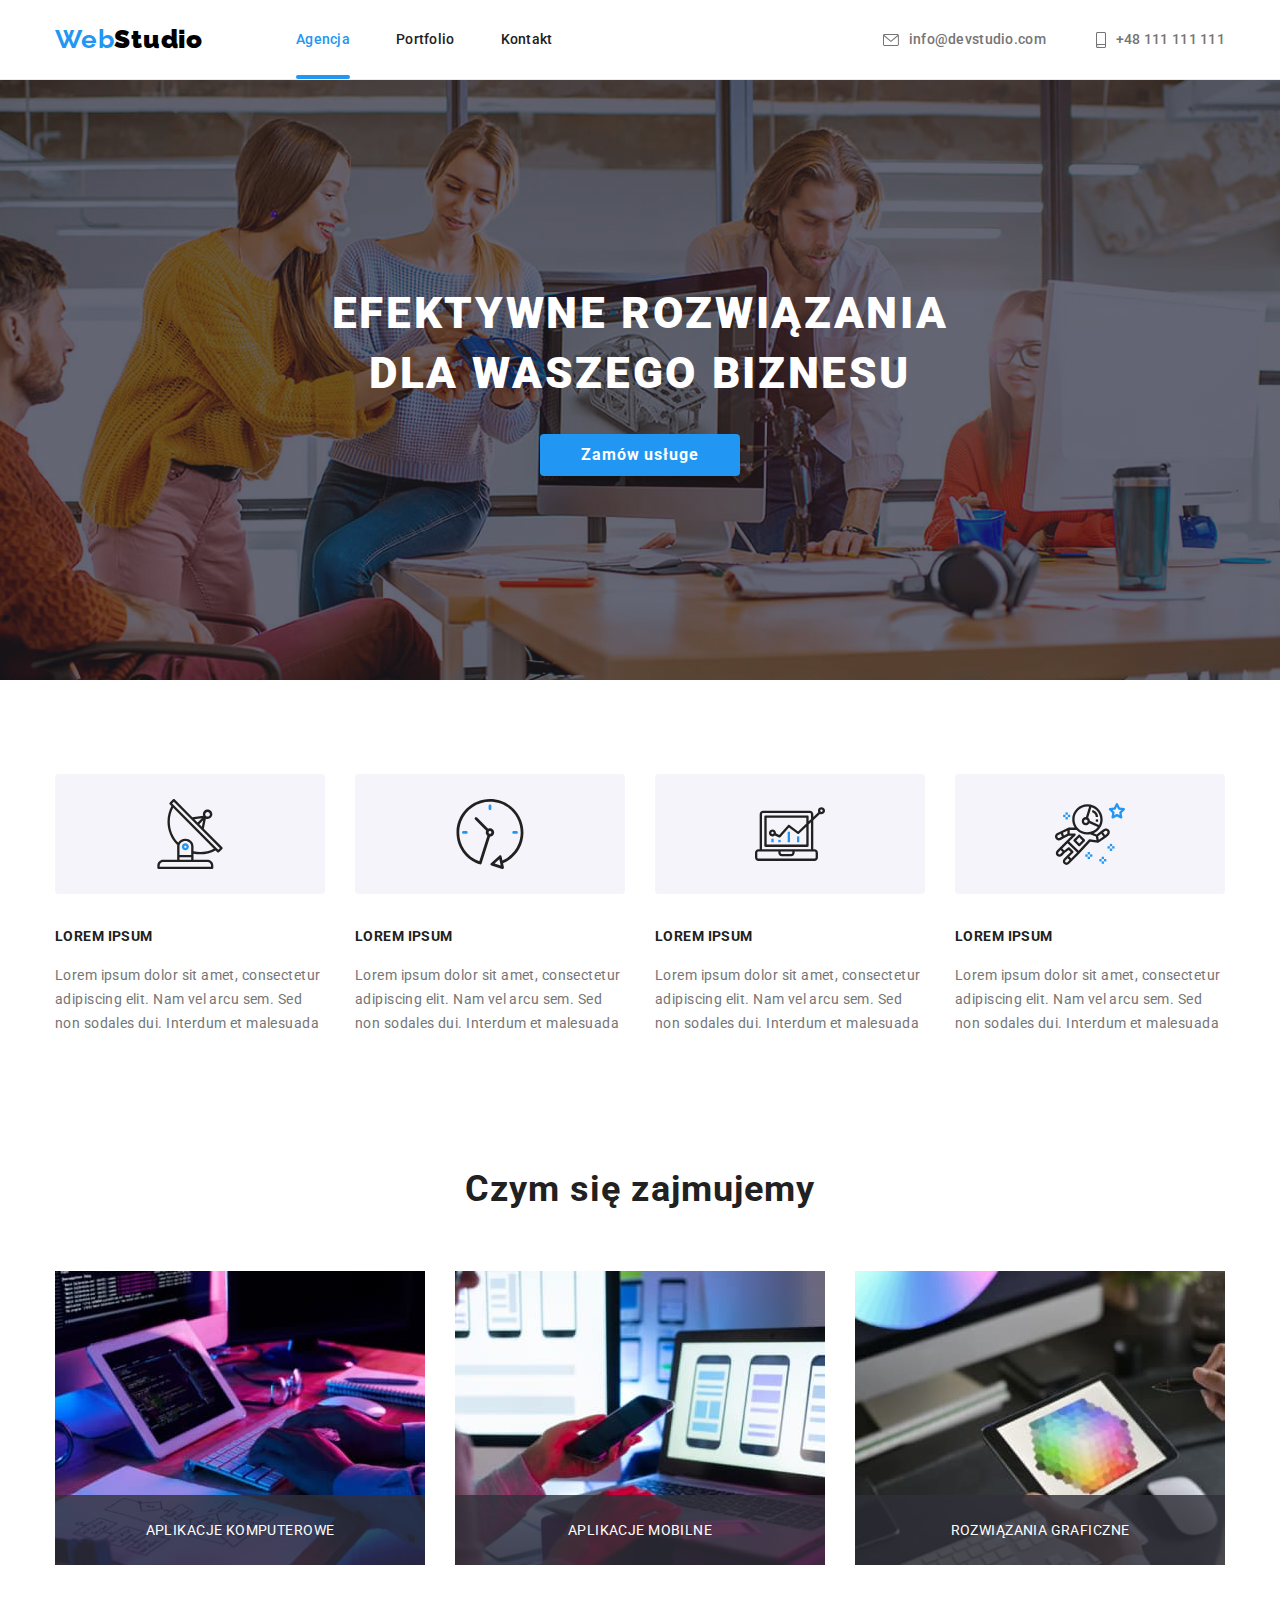
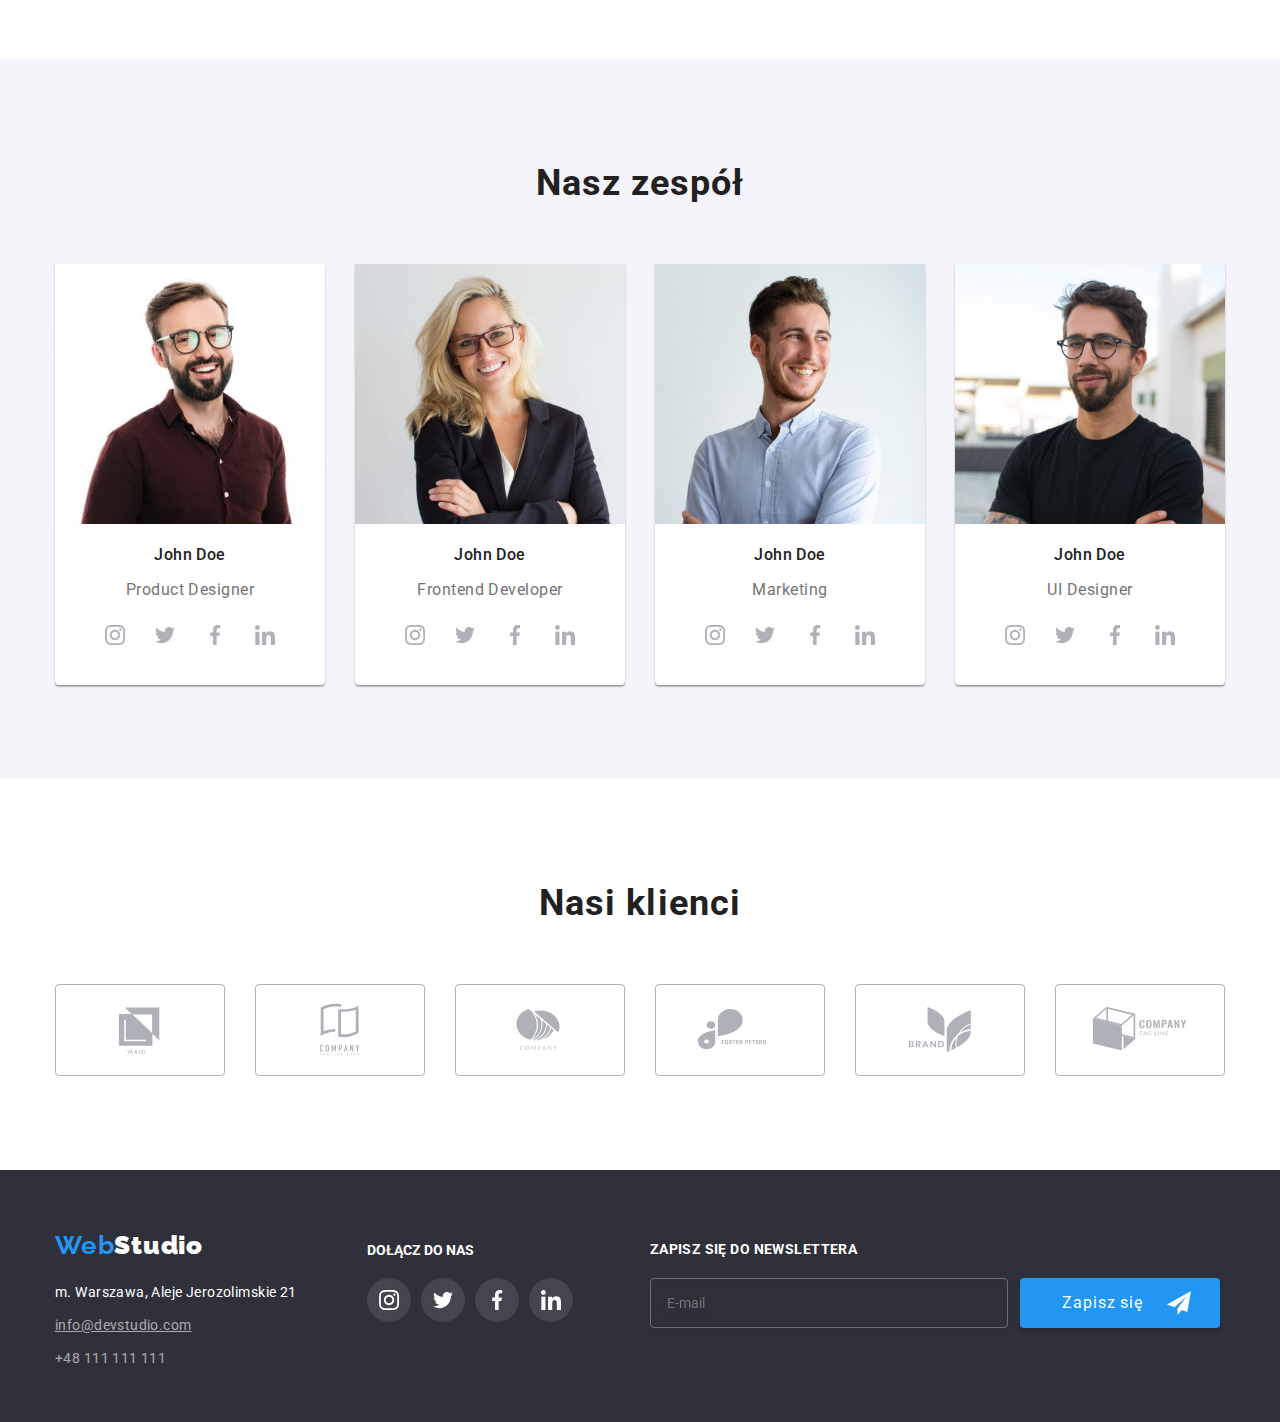
<file: index.html>
<!DOCTYPE html>
<html lang="pl">

<head>
    <title>WebStudio. Efektywne rozwiązania dla waszego biznesu.</title>
    <link rel="stylesheet"
        href="https://cdnjs.cloudflare.com/ajax/libs/modern-normalize/1.0.0/modern-normalize.min.css" />
    <link rel="preconnect" href="https://fonts.googleapis.com">
    <link rel="preconnect" href="https://fonts.gstatic.com" crossorigin>
    <link
        href="https://fonts.googleapis.com/css2?family=Raleway:wght@700&family=Roboto:wght@400;500;700;900&display=swap"
        rel="stylesheet">
    <link rel="stylesheet" href="./css/styles.css">
</head>

<body>
    <header class="header">
        <div class="container top">
            <div class="logo-nav">
                <div class="logo"><span>
                        <a href="./index.html" class="link">Web<b>Studio</b></a></span>
                </div>
                <nav class="navigation">
                    <ul>
                        <li><a class="main-link" href="./index.html" class="link">Agencja</a></li>
                        <li><a href="./prtfolio.html" class="link">Portfolio</a></li>
                        <li><a href="./kontakt" class="link">Kontakt</a></li>
                    </ul>
                </nav>
            </div>
            <div class="contact-header">
                <ul>
                    <li>
                        <svg class="icon-envelope" width="16" height="12">
                            <use href="./images/icon.svg#icon-envelope"></use>
                        </svg>
                        <a href="mailto:info@devstudio.com">info@devstudio.com</a>
                    </li>
                    <li>
                        <svg class="icon-smartphone" width="10" height="16">
                            <use href="./images/icon.svg#icon-smartphone"></use>
                        </svg>
                        <a href="tel:+48111111111">+48 111 111 111</a>
                    </li>
                </ul>
            </div>
        </div>
    </header>
    <main>
        <section class="main-message section">
            <div class="container">
                <h1>EFEKTYWNE ROZWIĄZANIA DLA WASZEGO BIZNESU </h1>
                <button class="button" type="button" data-modal-open>Zamów usługe</button>
                <div class="backdrop is-hidden" data-modal>
                    <div class="modal">
                        <button data-modal-close>
                            <span>
                                <svg class="icon-Vector" width="11" height="11">
                                    <use href="./images/icon.svg#icon-Vector"></use>
                                </svg>
                            </span>
                        </button>
                        <form class="form">
                            <div class="form-group" role="group" aria-labelledby="form-head">
                                <p class="form-head" id="form-head">Zostaw swoje dane w formularzu poniżej</p>
                                <div class="div">
                                    <label class="label" for="username">Imie</label>
                                    <svg class="icon icon-person-black" width="18" height="18">
                                        <use href="images/icon.svg#icon-person-black"></use>
                                    </svg>
                                    <input class="input" type="text" name="username" />
                                </div>
                                <div class="div">
                                    <label class="label" for="phone-number">Telefon</label>
                                    <svg class="icon icon-phone-black" width="18" height="18">
                                        <use href="images/icon.svg#icon-phone-black"></use>
                                    </svg>
                                    <input class="input" type="text" name="phone-number" />
                                </div>
                                <div class="div">
                                    <label class="label" for="email">Email</label>
                                    <svg class="icon icon-email-black" width="18" height="18">
                                        <use href="images/icon.svg#icon-email-black"></use>
                                    </svg>
                                    <input class="input" type="email" name="email" id="email" />
                                </div>
                                <div class="div comment">
                                    <label class="label" for="comment">Komentarz</label>
                                    <textarea class="textarea" name="comment" id="comment"
                                        placeholder="Wprowadź tekst"></textarea>
                                </div>
                                <div class="checkbox-area">
                                    <label class="legal-checkbox" for="checkbox">
                                        <input class="checkbox" type="checkbox" name="legal" id="checkbox">
                                        <span class="checkbox-span" id="legal">
                                            <svg>
                                                <use href="./images/icon.svg#icon-icon-check" width="11" height="8">
                                                </use>
                                            </svg></span>
                                        Oświadczam iż akceptuję
                                        <a href="#">Regulamin</a> i
                                        <a href="#">Politykę Prywatności</a>.
                                    </label>
                                </div>
                                <button class="submit-button" type="submit">Wśylij</button>
                            </div>
                        </form>
                    </div>
                </div>
            </div>
        </section>
        <section class="section atuty">
            <div class="icons-atuty container">
                <div class="rectangle">
                    <svg class="icon-antenna" width="70" height="70">
                        <use href="./images/icon.svg#icon-antenna"></use>
                    </svg>
                </div>
                <div class="rectangle">
                    <svg class="icon-clock" width="70" height="70">
                        <use href="./images/icon.svg#icon-clock"></use>
                    </svg>
                </div>
                <div class="rectangle">
                    <svg class="icon-diagram" width="70" height="70">
                        <use href="./images/icon.svg#icon-diagram"></use>
                    </svg>
                </div>
                <div class="rectangle">
                    <svg class="icon-astronaut" width="70" height="70">
                        <use href="./images/icon.svg#icon-astronaut"></use>
                    </svg>
                </div>
            </div>
            <div class="text container">
                <ul>
                    <li class="item">
                        <h4>LOREM IPSUM</h4>
                        <p>Lorem ipsum dolor sit amet, consectetur adipiscing elit. Nam vel arcu sem. Sed non sodales
                            dui. Interdum et malesuada
                        <p>
                    </li>
                    <li class="item">
                        <h4>LOREM IPSUM</h4>
                        <p>Lorem ipsum dolor sit amet, consectetur adipiscing elit. Nam vel arcu sem. Sed non sodales
                            dui. Interdum et malesuada
                        <p>
                    </li>
                    <li class="item">
                        <h4>LOREM IPSUM</h4>
                        <p>Lorem ipsum dolor sit amet, consectetur adipiscing elit. Nam vel arcu sem. Sed non sodales
                            dui. Interdum et malesuada
                        <p>
                    </li>
                    <li class="item">
                        <h4>LOREM IPSUM</h4>
                        <p>Lorem ipsum dolor sit amet, consectetur adipiscing elit. Nam vel arcu sem. Sed non sodales
                            dui. Interdum et malesuada
                        <p>
                    </li>
                </ul>
            </div>
        </section>
        <section class="pictures section">
            <h2>Czym się zajmujemy</h2>
            <div class="container">
                <ul class="pictures-index">
                    <li>
                        <div class="box-img">
                            <img src="./images/index/programer-working.jpg" alt="Programer working his desk office"
                                width="370" height="294" />
                            <div class="label">
                                <p>Aplikacje komputerowe</p>
                            </div>
                        </div>
                    </li>
                    <li>
                        <div class="box-img">
                            <img src="./images/index/developing-application.jpg"
                                alt="Web ui designers are developing application" width="370" height="294" />
                            <div class="label">
                                <p>Aplikacje mobilne</p>
                            </div>
                        </div>
                    </li>
                    <li>
                        <div class="box-img">
                            <img src="./images/index/colour-selection.jpg"
                                alt="Creative artist web design with working colour selection graphic tablet"
                                width="370" height="294" />
                            <div class="label">
                                <p>Rozwiązania graficzne</p>
                            </div>
                        </div>
                    </li>
                </ul>
            </div>
        </section>
        <section class="team section">
            <h2>Nasz zespół</h2>
            <div class="container">
                <ul>
                    <li><img src="./images/index/product-designer.jpg" alt="John Doe.Product Designer" width="270"
                            height="260" />
                        <h3>John Doe</h3>
                        <p>Product Designer</p>
                        <div class="social-media">
                            <div class="ellipse">
                                <svg class="icon-instagram" width="20" height="20">
                                    <use href="./images/icon.svg#icon-instagram"></use>
                                </svg>
                            </div>
                            <div class="ellipse">
                                <svg class="icon-twitter" width="20" height="20">
                                    <use href="./images/icon.svg#icon-twitter"></use>
                                </svg>
                            </div>
                            <div class="ellipse">
                                <svg class="icon-facebook" width="20" height="20">
                                    <use href="./images/icon.svg#icon-facebook"></use>
                                </svg>
                            </div>
                            <div class="ellipse">
                                <svg class="icon-linkedin" width="20" height="20">
                                    <use href="./images/icon.svg#icon-linkedin"></use>
                                </svg>
                            </div>
                        </div>
                    </li>
                    <li><img src="./images/index/frontend-developer.jpg" alt="John Doe.Frontend Developer" width="270"
                            height="260" />
                        <h3>John Doe</h3>
                        <p>Frontend Developer</p>
                        <div class="social-media">
                            <div class="ellipse">
                                <svg class="icon-instagram" width="20" height="20">
                                    <use href="./images/icon.svg#icon-instagram"></use>
                                </svg>
                            </div>
                            <div class="ellipse">
                                <svg class="icon-twitter" width="20" height="20">
                                    <use href="./images/icon.svg#icon-twitter"></use>
                                </svg>
                            </div>
                            <div class="ellipse">
                                <svg class="icon-facebook" width="20" height="20">
                                    <use href="./images/icon.svg#icon-facebook"></use>
                                </svg>
                            </div>
                            <div class="ellipse">
                                <svg class="icon-linkedin" width="20" height="20">
                                    <use href="./images/icon.svg#icon-linkedin"></use>
                                </svg>
                            </div>
                        </div>
                    </li>
                    <li><img src="./images/index/marketing.jpg" alt="John Doe.Marketing" width="270" height="260" />
                        <h3>John Doe</h3>
                        <p>Marketing</p>
                        <div class="social-media">
                            <div class="ellipse">
                                <svg class="icon-instagram" width="20" height="20">
                                    <use href="./images/icon.svg#icon-instagram"></use>
                                </svg>
                            </div>
                            <div class="ellipse">
                                <svg class="icon-twitter" width="20" height="20">
                                    <use href="./images/icon.svg#icon-twitter"></use>
                                </svg>
                            </div>
                            <div class="ellipse">
                                <svg class="icon-facebook" width="20" height="20">
                                    <use href="./images/icon.svg#icon-facebook"></use>
                                </svg>
                            </div>
                            <div class="ellipse">
                                <svg class="icon-linkedin" width="20" height="20">
                                    <use href="./images/icon.svg#icon-linkedin"></use>
                                </svg>
                            </div>
                        </div>
                    </li>
                    <li><img src="./images/index/ul-designer.jpg" alt="John Doe.UI Designer" width="270" height="260" />
                        <h3>John Doe</h3>
                        <p>UI Designer</p>
                        <div class="social-media">
                            <div class="ellipse">
                                <svg class="icon-instagram" width="20" height="20">
                                    <use href="./images/icon.svg#icon-instagram"></use>
                                </svg>
                            </div>
                            <div class="ellipse">
                                <svg class="icon-twitter" width="20" height="20">
                                    <use href="./images/icon.svg#icon-twitter"></use>
                                </svg>
                            </div>
                            <div class="ellipse">
                                <svg class="icon-facebook" width="20" height="20">
                                    <use href="./images/icon.svg#icon-facebook"></use>
                                </svg>
                            </div>
                            <div class="ellipse">
                                <svg class="icon-linkedin" width="20" height="20">
                                    <use href="./images/icon.svg#icon-linkedin"></use>
                                </svg>
                            </div>
                        </div>
                    </li>
                </ul>
            </div>
        </section>
        <section class="client section">
            <h2>Nasi klienci</h2>
            <div class="container">
                <div class="rectangle">
                    <svg class="icon-Logo-1" width="106" height="60.04">
                        <use href="./images/icon.svg#icon-Logo-1"></use>
                    </svg>
                </div>
                <div class="rectangle">
                    <svg class="icon-Logo-2" width="106" height="60.04">
                        <use href="./images/icon.svg#icon-Logo-2"></use>
                    </svg>
                </div>
                <div class="rectangle">
                    <svg class="icon-Logo-3" width="106" height="60.04">
                        <use href="./images/icon.svg#icon-Logo-3"></use>
                    </svg>
                </div>
                <div class="rectangle">
                    <svg class="icon-Logo-4" width="106" height="60.04">
                        <use href="./images/icon.svg#icon-Logo-4"></use>
                    </svg>
                </div>
                <div class="rectangle">
                    <svg class="icon-Logo-5" width="106" height="60.04">
                        <use href="./images/icon.svg#icon-Logo-5"></use>
                    </svg>
                </div>
                <div class="rectangle">
                    <svg class="icon-Logo-6" width="106" height="60.04">
                        <use href="./images/icon.svg#icon-Logo-6"></use>
                    </svg>
                </div>
            </div>
        </section>
    </main>
    <footer class="footer">
        <div class="container">
            <div class="footer-address">
                <div class="logo-footer">
                    <span>
                        <a href="#" class="link">Web<b>Studio</b></a>
                    </span>
                </div>
                <address class="address">
                    <ul>
                        <li class="location">m. Warszawa, Aleje Jerozolimskie 21</li>
                        <li><a class="mailto" href="mailto:info@devstudio.com">info@devstudio.com</a></li>
                        <li><a class="tel" href="tel:+48111111111">+48 111 111 111</a></li>

                    </ul>
                </address>
            </div>
            <div class="join-us">
                <p>dołącz do nas</p>
                <div class="sm-footer">
                    <div class="ellipse">
                        <svg class="icon-instagram" width="20" height="20">
                            <use href="./images/icon.svg#icon-instagram"></use>
                        </svg>
                    </div>
                    <div class="ellipse">
                        <svg class="icon-twitter" width="20" height="20">
                            <use href="./images/icon.svg#icon-twitter"></use>
                        </svg>
                    </div>
                    <div class="ellipse">
                        <svg class="icon-facebook" width="20" height="20">
                            <use href="./images/icon.svg#icon-facebook"></use>
                        </svg>
                    </div>
                    <div class="ellipse">
                        <svg class="icon-linkedin" width="20" height="20">
                            <use href="./images/icon.svg#icon-linkedin"></use>
                        </svg>
                    </div>
                </div>
            </div>
            <div class="newsletter" name="newsletter" id="newsletter">
                <label class="nl-label" for="nl-email">Zapisz się do newslettera
                    <div class="nl-input-btn">
                        <input type="email" name="email" id="nl-email" placeholder="E-mail" />
                        <button type="button"  class="nl-button">
                            <div>Zapisz się</div>
                            <svg>
                                <use href="./images/icon.svg#icon-send" width="24" height="24"></use>
                            </svg>
                        </button>
                    </div>
                </label>
            </div>
        </div>
    </footer>
    <script src="./js/modal.js"></script>
</body>
</html>
</file>
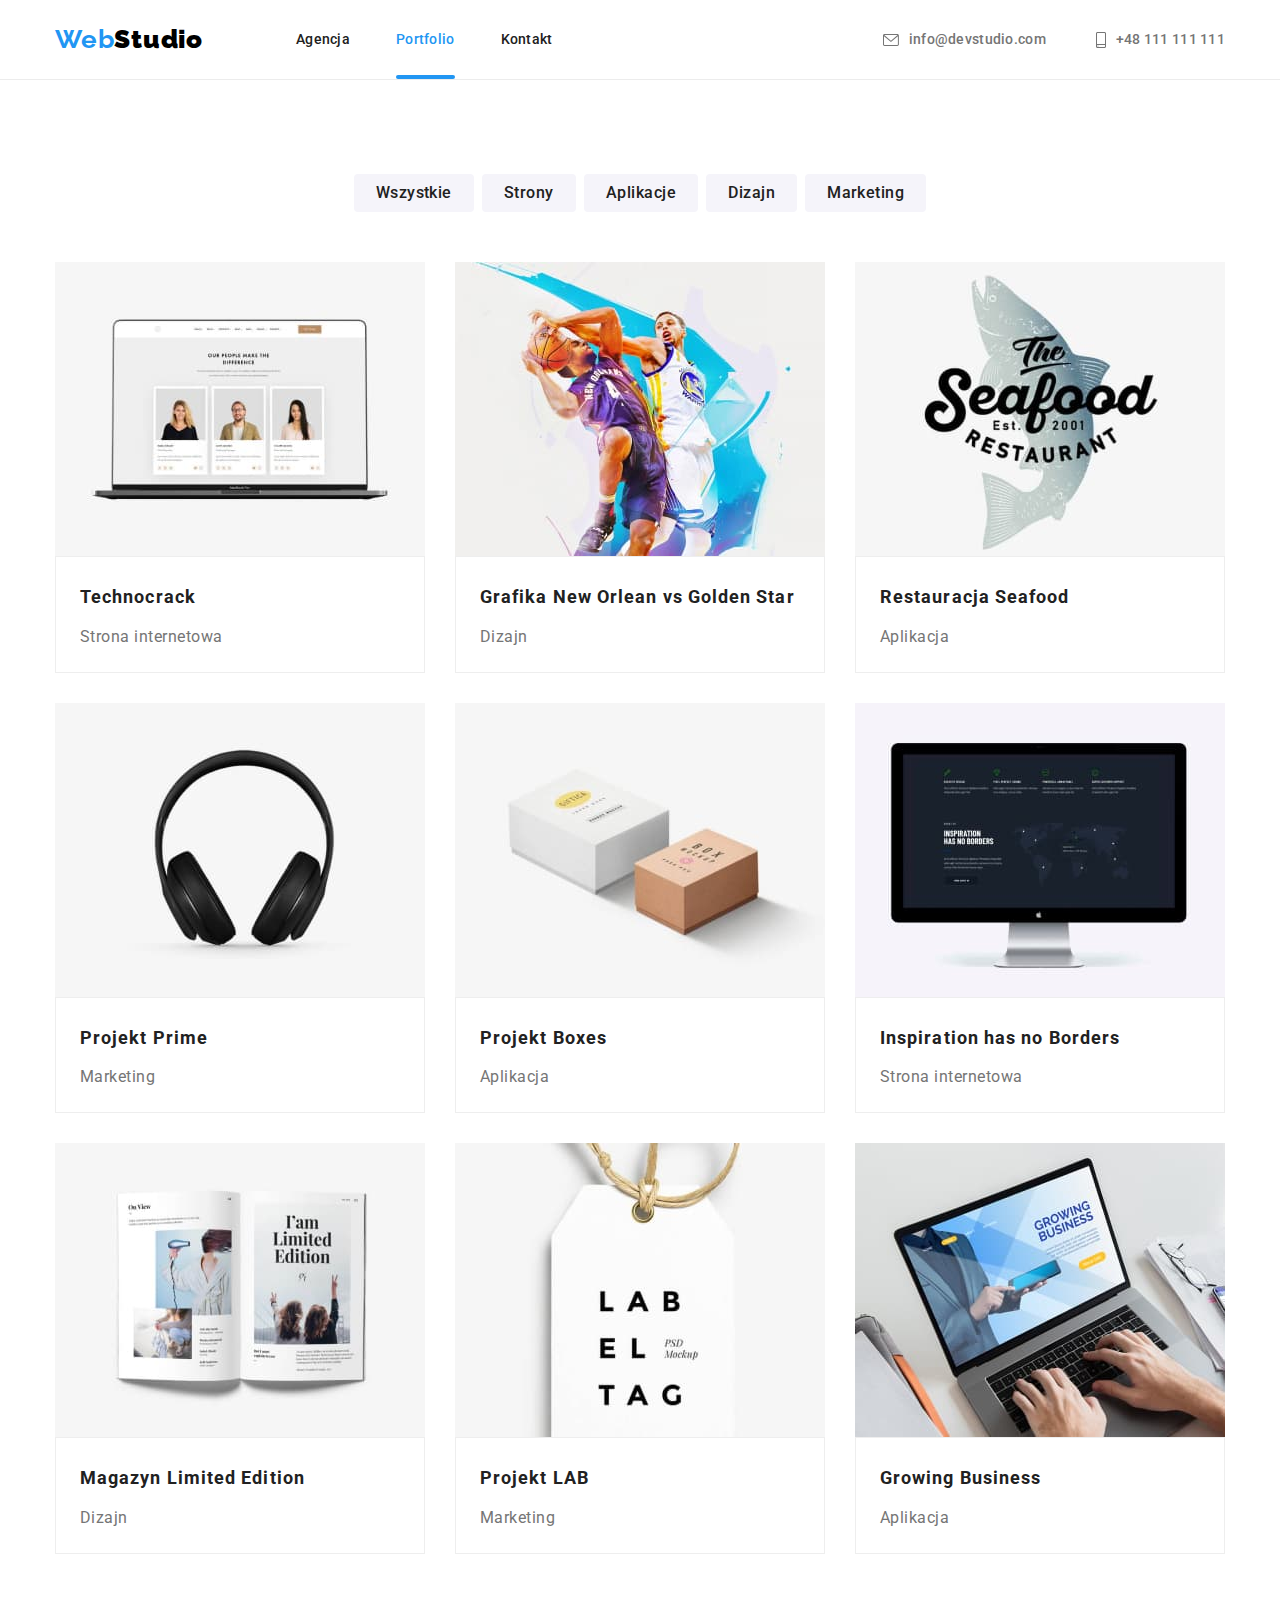
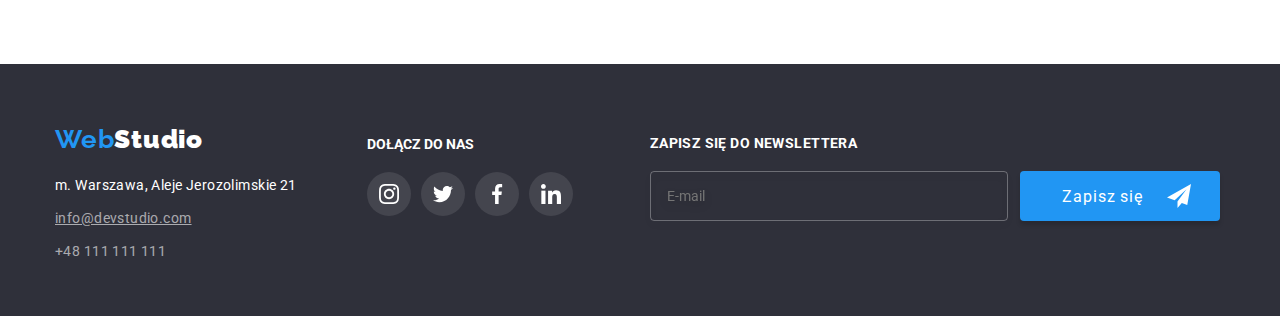
<file: prtfolio.html>
<!DOCTYPE html>
<html lang="en">

<head>
    <meta charset="UTF-8">
    <meta http-equiv="X-UA-Compatible" content="IE=edge">
    <meta name="viewport" content="width=device-width, initial-scale=1.0">
    <title>WebStudio. Portfolio.</title>
    <link rel="stylesheet"
        href="https://cdnjs.cloudflare.com/ajax/libs/modern-normalize/1.0.0/modern-normalize.min.css" />
    <link rel="preconnect" href="https://fonts.googleapis.com">
    <link rel="preconnect" href="https://fonts.gstatic.com" crossorigin>
    <link
        href="https://fonts.googleapis.com/css2?family=Raleway:wght@700&family=Roboto:wght@400;500;700;900&display=swap"
        rel="stylesheet">
    <link rel="stylesheet" href="./css/styles.css">

<body>
    <header class="header">
        <div class="container top">
            <div class="logo-nav">
                <div class="logo"><span>
                        <a href="./index.html" class="link">Web<b>Studio</b></a>
                    </span>
                </div>
                <nav class="navigation">
                    <ul>
                        <li><a href="./index.html" class="link">Agencja</a></li>
                        <li><a class="main-link" href="./prtfolio.html" class="link">Portfolio</a></li>
                        <li><a href="./kontakt" class="link">Kontakt</a></li>
                    </ul>
                </nav>
            </div>
            <div class="contact-header">
                <ul>
                    <li>
                        <svg class="icon-envelope" width="16" height="12">
                            <use href="./images/icon.svg#icon-envelope"></use>
                        </svg>
                        <a href="mailto:info@devstudio.com">info@devstudio.com</a>
                    </li>
                    <li>
                        <svg class="icon-smartphone" width="10" height="16">
                            <use href="./images/icon.svg#icon-smartphone"></use>
                        </svg>
                        <a href="tel:+48111111111">+48 111 111 111</a>
                    </li>
                </ul>
            </div>
        </div>
    </header>
    <main>
        <section class="main-part section">
            <div class="container filters">
                <ul>
                    <li><button class="button" type="button">Wszystkie</button></li>
                    <li><button class="button" type="button">Strony</button></li>
                    <li><button class="button" type="button">Aplikacje</button></li>
                    <li><button class="button" type="button">Dizajn</button></li>
                    <li><button class="button" type="button">Marketing</button></li>
                </ul>
            </div>
            <div class="container projects">
                <ul>
                    <li>
                        <div class="box">
                            <img src="./images/portfolio/technocrack.jpg" alt="Technocrack. Strona internetowa"
                                width="370" height="294" />
                            <div class="overlay">
                                <p>Technocrack jest popularną platformą wykorzystywaną do rozpowszechniania
                                    koronawirusa. Firmy wykorzystują tę platformę do celów szpiegowskich i ataków na
                                    niezabezpieczone serwery konkurencji</p>
                            </div>
                        </div>
                        <div class="img-title">
                            <h3>Technocrack</h3>
                            <p class="poject-type">Strona internetowa</p>
                        </div>
                    </li>
                    <li>
                        <div class="box">
                            <img src="./images/portfolio/new-orlean-vs-golden-star.jpg"
                                alt="Grafika New Orlean vs Golden Star. Dizajn" width="370" height="294" />
                            <div class="overlay">
                                <p>Technocrack jest popularną platformą wykorzystywaną do rozpowszechniania
                                    koronawirusa. Firmy wykorzystują tę platformę do celów szpiegowskich i ataków na
                                    niezabezpieczone serwery konkurencji</p>
                            </div>
                        </div>
                        <div class="img-title">
                            <h3>Grafika New Orlean vs Golden Star</h3>
                            <p class="poject-type">Dizajn</p>
                        </div>
                    </li>
                    <li>
                        <div class="box">
                            <img src="./images/portfolio/restauracja.jpg" alt="Restauracja Seafood. Aplikacja"
                                width="370" height="294" />
                            <div class="overlay">
                                <p>Technocrack jest popularną platformą wykorzystywaną do rozpowszechniania
                                    koronawirusa. Firmy wykorzystują tę platformę do celów szpiegowskich i ataków na
                                    niezabezpieczone serwery konkurencji</p>
                            </div>
                        </div>
                        <div class="img-title">
                            <h3>Restauracja Seafood</h3>
                            <p class="poject-type">Aplikacja</p>
                        </div>
                    </li>
                    <li>
                        <div class="box">
                            <img src="./images/portfolio/prime.jpg" alt="Projekt Prime. Marketing" width="370"
                                height="294" />
                            <div class="overlay">
                                <p>Technocrack jest popularną platformą wykorzystywaną do rozpowszechniania
                                    koronawirusa. Firmy wykorzystują tę platformę do celów szpiegowskich i ataków na
                                    niezabezpieczone serwery konkurencji</p>
                            </div>
                        </div>
                        <div class="img-title">
                            <h3>Projekt Prime</h3>
                            <p class="poject-type">Marketing</p>
                        </div>
                    </li>
                    <li>
                        <div class="box">
                            <img src="./images/portfolio/boxes.jpg" alt="Projekt Boxes. Aplikacja" width="370"
                                height="294" />
                            <div class="overlay">
                                <p>Technocrack jest popularną platformą wykorzystywaną do rozpowszechniania
                                    koronawirusa. Firmy wykorzystują tę platformę do celów szpiegowskich i ataków na
                                    niezabezpieczone serwery konkurencji</p>
                            </div>
                        </div>
                        <div class="img-title">
                            <h3>Projekt Boxes</h3>
                            <p class="poject-type">Aplikacja</p>
                        </div>
                    </li>
                    <li>
                        <div class="box">
                            <img src="./images/portfolio/inspiration-no-border.jpg"
                                alt="Inspiration has no Borders. Strona internetowa" width="370" height="294" />
                            <div class="overlay">
                                <p>Technocrack jest popularną platformą wykorzystywaną do rozpowszechniania
                                    koronawirusa. Firmy wykorzystują tę platformę do celów szpiegowskich i ataków na
                                    niezabezpieczone serwery konkurencji</p>
                            </div>
                        </div>
                        <div class="img-title">
                            <h3>Inspiration has no Borders</h3>
                            <p class="poject-type">Strona internetowa</p>
                        </div>
                    </li>
                    <li>
                        <div class="box">
                            <img src="./images/portfolio/magazyn.jpg" alt="Magazyn Limited Edition. Dizajn" width="370"
                                height="294" />
                            <div class="overlay">
                                <p>Technocrack jest popularną platformą wykorzystywaną do rozpowszechniania
                                    koronawirusa. Firmy wykorzystują tę platformę do celów szpiegowskich i ataków na
                                    niezabezpieczone serwery konkurencji</p>
                            </div>
                        </div>
                        <div class="img-title">
                            <h3>Magazyn Limited Edition</h3>
                            <p class="poject-type">Dizajn</p>
                        </div>
                    </li>
                    <li>
                        <div class="box">
                            <img src="./images/portfolio/lab.jpg" alt="Projekt LAB. Marketing" width="370"
                                height="294" />
                            <div class="overlay">
                                <p>Technocrack jest popularną platformą wykorzystywaną do rozpowszechniania
                                    koronawirusa. Firmy wykorzystują tę platformę do celów szpiegowskich i ataków na
                                    niezabezpieczone serwery konkurencji</p>
                            </div>
                        </div>
                        <div class="img-title">
                            <h3>Projekt LAB</h3>
                            <p class="poject-type">Marketing</p>
                        </div>
                    </li>
                    <li>
                        <div class="box">
                            <img src="./images/portfolio/growing-business.jpg" alt="Growing Business. Aplikacja"
                                width="370" height="294" />
                            <div class="overlay">
                                <p>Technocrack jest popularną platformą wykorzystywaną do rozpowszechniania
                                    koronawirusa. Firmy wykorzystują tę platformę do celów szpiegowskich i ataków na
                                    niezabezpieczone serwery konkurencji</p>
                            </div>
                        </div>
                        <div class="img-title">
                            <h3>Growing Business</h3>
                            <p class="poject-type">Aplikacja</p>
                        </div>
                    </li>

                </ul>
            </div>
        </section>
    </main>
    <footer class="footer">
        <div class="container">
            <div class="footer-address">
                <div class="logo-footer">
                    <span>
                        <a href="#" class="link">Web<b>Studio</b></a>
                    </span>
                </div>
                <address class="address">
                    <ul>
                        <li class="location">m. Warszawa, Aleje Jerozolimskie 21</li>
                        <li><a class="mailto" href="mailto:info@devstudio.com">info@devstudio.com</a></li>
                        <li><a class="tel" href="tel:+48111111111">+48 111 111 111</a></li>

                    </ul>
                </address>
            </div>
            <div class="join-us">
                <p>dołącz do nas</p>
                <div class="sm-footer">
                    <div class="ellipse">
                        <svg class="icon-instagram" width="20" height="20">
                            <use href="./images/icon.svg#icon-instagram"></use>
                        </svg>
                    </div>
                    <div class="ellipse">
                        <svg class="icon-twitter" width="20" height="20">
                            <use href="./images/icon.svg#icon-twitter"></use>
                        </svg>
                    </div>
                    <div class="ellipse">
                        <svg class="icon-facebook" width="20" height="20">
                            <use href="./images/icon.svg#icon-facebook"></use>
                        </svg>
                    </div>
                    <div class="ellipse">
                        <svg class="icon-linkedin" width="20" height="20">
                            <use href="./images/icon.svg#icon-linkedin"></use>
                        </svg>
                    </div>
                </div>
            </div>
            <fieldset class="newsletter" name="newsletter" id="newsletter">
                <label class="nl-label" for="nl-email">Zapisz się do newslettera
                    <div class="nl-input-btn">
                        <input type="email" name="email" id="nl-email" placeholder="E-mail" />
                        <button class="nl-button">
                            <div>Zapisz się</div>
                            <svg>
                                <use href="./images/icon.svg#icon-send" width="24" height="24"></use>
                            </svg>
                        </button>
                    </div>
                </label>
            </fieldset>
        </div>
    </footer>
</body>

</html>
</file>
<file: css/styles.css>
:root{
    --primary-color:  #FFFFFF;
}
body { font-family: 'Roboto'; 
    color: #212121;
    }
.header {
    background-color: var(--primary-color);
    height: 80px;
    display: flex;
    justify-content: center;
    border-bottom: 1px solid #ECECEC;
}
.container {
    width: 1200px;
    margin: 0 auto;
    padding: 0 15px;
}
.section {
    padding: 94px 0;
}
.container.top {
    display: flex;
    justify-content: space-between;
    align-items: center;
}
.logo-nav { 
    display: flex;
    align-items: center;
    gap: 93px; 
}
.logo {
font-family: 'Raleway';
font-weight: 700;
font-size: 26px;
line-height: 1.19;
letter-spacing: 0.03em;
}
.logo a { color: #2196F3; text-decoration: none;}
.logo b { color: #000000;}
.navigation ul {
    list-style-type: none;
    display: flex;
    gap: 46px;
    justify-content: flex-start;
    padding: 0;
}
.navigation a {
    font-weight: 500;
    font-size: 14px;
    line-height: 1.14;
    letter-spacing: 0.02em;
    text-decoration: none;
    color:#212121;
}
.navigation a:hover { 
    color: #2196F3;
    transition: 250ms;
    transition-timing-function: cubic-bezier(0.4, 0, 0.2, 1);
}
.navigation .main-link{
    position: relative;
    color: #2196F3;
}
.navigation .main-link::after{
    position: absolute;
    content: "";
    bottom: -32px;
    left: 0;
    width: 100%;
    height: 4px;
    background-color: #2196F3;
    border-radius: 2px;
}
.contact-header ul {
    list-style-type: none;
    display: flex;
    justify-content: flex-end;
    gap: 50px;
    padding: 0px;
}
.contact-header li{
    display: flex;
    align-items: center;
    vertical-align: middle;
    justify-content: center;
    cursor: pointer;
}
.contact-header svg {
    margin-right: 10px;
    fill: #757575;
    transition-property: fill;
    transition-duration: 250ms;
    transition-timing-function: cubic-bezier(0.4, 0, 0.2, 1);
}
 .contact-header a {
    font-weight: 500;
    font-size: 14px;
    line-height: 1.14;
    letter-spacing: 0.02em;
    color:#757575;
    text-decoration: none;
    transition-property: color;
    transition-duration: 250ms;
    transition-timing-function: cubic-bezier(0.4, 0, 0.2, 1);
}
.contact-header li:hover svg {
    fill: #2196F3;
}
.contact-header li:hover a {
    color: #2196F3;
}

/* CSS DO WEBSTUDIO */
.main-message {
    background-image: linear-gradient(rgba(47, 48, 58, 0.4),
    rgba(47, 48, 58, 0.4)),
    url("../images/index/header-bg.png");
    background-repeat: no-repeat;
    background-size: cover;
    background-size: 1600px;
    background-position: 50% 50%;
    height: 600px;
    left: 0px;
    top: 80px;
    display: flex;
    flex-direction: column;
    justify-content: center;
}
.main-message .container {
    display: flex;
    flex-direction: column;
    align-items: center;
    width: 100%;
}
.main-message h1 {
    font-weight: 900;
    font-size: 44px;
    line-height: 1.36;
    letter-spacing: 0.06em;
    text-transform: uppercase;
    color: #FFFFFF;
    width: 696px;
    text-align: center;
    margin: 0 auto;
    margin-bottom: 30px;
}
.backdrop {
    position: fixed;
    left: 0;
    top: 0;
    width: 100%;
    height: 100%;
    background-color:rgba(0 0 0 / 0.2);
    z-index: 2;
    
}
.is-hidden {
    visibility: hidden;
    pointer-events: none;
    opacity: 0;
}
.main-message .button {
    background: #2196F3;
    color: #FFFFFF;
    font-family: inherit;
    box-shadow: 0px 4px 4px rgba(0, 0, 0, 0.15);
    font-weight: 700;
    font-size: 16px;
    line-height: 1.875;
    letter-spacing: 0.06em;
    align-items: center;
    cursor: pointer;
    width: 200px;
    border-radius: 4px;
}
.modal{
    position: absolute;
    top: 50%;
    left: 50%;
    transform: translate(-50%, -50%);
    width: 528px;
    height: 581px;
    background: #FFFFFF;
    box-shadow: 0px 1px 3px rgba(0, 0, 0, 0.12), 0px 1px 1px rgba(0, 0, 0, 0.14), 0px 2px 1px rgba(0, 0, 0, 0.2);
    border-radius: 4px;
    opacity: inherit;
    visibility: inherit;
    transition-property: visibility,  opacity;
    transition-duration: 250ms;
    transition-timing-function: cubic-bezier(0.4, 0, 0.2, 1);
}
.modal>button{
    background: #FFFFFF;
    border: 1px solid rgba(0, 0, 0, 0.1);
    width: 30px;
    height: 30px;
    border-radius: 50%;
    position: absolute;
    top: 8px;
    right: 8px;
}
div .form-group {
    display: flex;
    flex-direction: column;
    align-items: center;
}
.form-group .form-head{
    font-weight: 700;
    font-size: 20px;
    line-height: 1.15;
    text-align: center;
    letter-spacing: 0.03em;
    color: #212121;
    margin-top: 40px;
    margin-bottom: 30px;
}
.form-group .label {
    position: absolute;
    color: #757575;
    margin-top: -18px;
    margin-left: 0;
    font-size: 12px;
    line-height: 1.17;
    letter-spacing: 0.01em;
}
.form-group .div {
    position: relative;
    display: flex;
    padding: 0;
    height: 40px;
    width: 448px;
    border: 1px solid rgba(33, 33, 33, 0.2);
    border-radius: 4px;
    margin-bottom: 28px;
}
.form-group .div .input{
    width: 100%;
}
.form-group .div.comment {
    position: relative;
    width: 448px;
    height: 120px;
    margin-bottom: 20px;
}
.form-group .div:focus-within {
    border-color: #2196F3;
    transition-duration: 250ms;
    transition-timing-function: cubic-bezier(0.4, 0, 0.2, 1);
}
.form-group .div:focus-within .icon{
    fill: #2196F3;
    transition-duration: 250ms;
    transition-timing-function: cubic-bezier(0.4, 0, 0.2, 1);
}
.form-group .input {
    border: 0;
    padding: 0;
    height: 38px;
    font-size: 12px;
    line-height: 1.17;
    letter-spacing: 0.01em;
}
.form-group .input:focus-visible {
    outline: 0px;
}
.form-group .icon {
    margin: 11px 12px;
}
.form-group .comment .textarea {
    resize: none;
    width: 416px;
    height: 96px;
    margin: 12px 16px;
    border: 0px;
    padding: 0;
    font-size: 12px;
    line-height: 1.17;
    color: #757575;
    }
.form-group .comment .textarea:focus-visible{
    outline: 0px;
}
.form-group .checkbox-area{
    font-size: 14px;
    line-height: 1.71;
    margin: 0;
    border: 0;
    padding: 0;
    width: 450px;
}
.form-group .legal-checkbox {
    position: relative;
    margin-left: 49px;  
}
.form-group .legal-checkbox input {
    position: absolute;
    opacity: 0;
    margin-left: -22px;
        margin-top: 4px;
}
.form-group .checkbox-area .checkbox-span {
    position: absolute;
    width: 16px;
    height: 15px;
    margin-left: -23px;
    margin-top: 4px;
    border-radius: 2px;
    border: 2px solid #212121;
    margin-right: 7px;
}
.form-group .checkbox-area .checkbox-span svg{
    position: absolute;
    margin-top: 1px;
    margin-left: 1px;
    width: 11px;
    height: 8px;
}
.form-group input:checked+.checkbox-span {
    background-color: #2196F3;
    border: 0;
}
.form-group input:checked+.checkbox-span svg{
    margin-top: 4px;
    margin-left: 3px;
}
.form-group .checkbox-area a{
    color:#2196F3;
}
.form-group .submit-button{
    width: 200px;
    height: 50px;
    background: #2196F3;
    box-shadow: 0px 4px 4px rgba(0, 0, 0, 0.15);
    border-radius: 4px;
    border: 0;
    letter-spacing: 0.06em;
    font-weight: 700;
    font-size: 16px;
    line-height: 1.88;
    color: #FFFFFF;
    align-items: center;
    justify-content: center;
    margin-top: 30px;
    cursor: pointer;
}
.section.atuty { padding-bottom: 0;}
.icons-atuty {
    display: flex;
    gap: 30px;
}
.icons-atuty >.rectangle{
    display: flex;
    align-items: center;
    justify-content: center;
    width: 270px;
    height: 120px;
    background: #F5F4FA;
    border-radius: 4px;
}
.text.container {
    background-color: var(--primary-color);
}
.text ul {
    display: flex;
    justify-content: center;
    list-style-type: none;
    flex-wrap: wrap;
    gap: 30px;
    flex-basis: 1200px;
    padding:0;}
.item { 
    flex-basis: 270px}
.text h4 {
    font-size: 14px;
    line-height: 1.14;
    letter-spacing: 0.03em;
    text-transform: uppercase;
}
.text p {
    color: #757575;
    font-size: 14px;
    line-height: 1.5rem;
    letter-spacing: 0.03em;
}
.pictures{background-color: var(--primary-color)}
.pictures > .container {
    display: flex;
    flex-wrap: wrap;
    justify-content: center;
}
.pictures h2 {
    width: 1200px;
    font-size: 36px;
    line-height: 1.71;
    letter-spacing: 0.03em;
    text-align: center;
    margin: 0 auto;
    margin-bottom: 50px;
}
.box-img{
    width: 370px;
    height: 294px;
    position: relative;
    
}
.box-img .label{
    position: absolute;
    bottom: 0;
    width: 100%;
    height: 70px;
    background: rgba(47, 48, 58, 0.8);
    text-align: center;
   
}
.box-img .label p{
    margin: 27px auto;
    text-transform: uppercase;
    color: #FFFFFF;
    font-size: 14px;
    line-height: 1.17;
    letter-spacing: 0.03em;
}
.pictures-index {
    list-style-type: none;
    display: flex;
    gap: 30px;
    padding: 0;
    margin: 0;
}
.pictures-index li {flex-basis: 370px;}
.team {background-color: #F5F4FA;}
.team > .container {
    display: flex;
    flex-wrap: wrap;
    justify-content: center;
}
.team h2 {
    width: 1200px;
    font-size: 36px;
    line-height: 1.71;
    letter-spacing: 0.03em;
    text-align: center;
    margin: 0 auto;
    margin-bottom: 50px;
}
.team ul {
    list-style-type: none;
    display: flex;
    gap: 30px;
    padding: 0 15px;
    margin: 0;
}
.team > .container li {
    flex-basis: 270px;
    box-shadow: 0px 1px 3px rgba(0, 0, 0, 0.12), 0px 1px 1px rgba(0, 0, 0, 0.14), 0px 2px 1px rgba(0, 0, 0, 0.2);
    border-radius: 0px 0px 4px 4px;
    background: #FFFFFF;
}
.team h3 {
    font-weight: 500;
    font-size: 16px;
    line-height: 1.19;
    text-align: center;
    letter-spacing: 0.03em;
}
.team p {
    color: #757575;
    font-weight: 400;
    font-size: 16px;
    line-height: 1.19;
    text-align: center;
    letter-spacing: 0.03em;
}
.social-media {
    display: flex;
    gap: 10px;
    justify-content: center;
    margin-bottom: 30px;
    fill: #AFB1B8;
}
.social-media >.ellipse {
    border-radius: 50%;
    display: flex;
    align-items: center;
    justify-content: center;
    width: 40px;
    height: 40px;
    transition-property: color, fill;
    transition-duration: 250ms;
    transition-timing-function: cubic-bezier(0.4, 0, 0.2, 1);
}
.social-media >.ellipse:hover,
.social-media >.ellipse:focus {
    background-color: #2196F3;
    fill: #EEEEEE;
    cursor: pointer;
}
.client>.container{
    display: flex;
    gap: 30px;
    justify-content: center;
}
.client>.container>.rectangle {
    border: 1px solid #AFB1B8;
    border-radius: 4px;
    width: 170px;
    height: 92px;
    display: flex;
    align-items: center;
    justify-content: center;
    fill: #AFB1B8;
    transition-property: border-color, fill;
    transition-duration: 250ms;
    transition-timing-function: cubic-bezier(0.4, 0, 0.2, 1);
}
.client>.container>.rectangle:hover,
.client>.container>.rectangle:focus{
    border-color: #2196F3;
    cursor: pointer;
    fill:#2196F3;
}
.client h2 {
    width: 1200px;
    font-size: 36px;
    line-height: 1.71;
    letter-spacing: 0.03em;
    text-align: center;
    margin: 0 auto;
    margin-bottom: 50px;
}
/* CSS DO PORTFOLIO */
.main-part.section {
    background-color: var(--primary-color)
}
.container.filters ul{
    display: flex;
    justify-content: center;
    list-style-type: none;
    gap: 8px;
    padding: 0px;
    margin: 0 auto;
    margin-bottom: 50px;
}
.button {
    font-family: inherit;
    font-weight: 500;
    font-size: 16px;
    line-height: 1.625;
    letter-spacing: 0.03em;
    text-align: center;
    cursor: pointer;
    background-color: #F5F4FA;
    color: #212121;
    border-radius: 4px;
    padding: 6px 22px;
    border: none;
    transition-property: background-color, color;
    transition-duration: 250ms;
    transition-timing-function: cubic-bezier(0.4, 0, 0.2, 1);
}
.button:hover,
.button:focus {
    color: #FFFFFF;
    background-color: #2196F3;
    box-shadow: 0px 3px 1px rgba(0, 0, 0, 0.1), 0px 1px 2px rgba(0, 0, 0, 0.08), 0px 2px 2px rgba(0, 0, 0, 0.12);
}
.container.projects {
    box-sizing: content-box;
}
.container.projects ul{
    display: flex;
    flex-wrap: wrap;
    list-style-type: none;
    padding: 0 15px;
    gap: 30px; 
}
.container.projects li{
    transition-property: box-shadow;
    transition-duration: 250ms;
    transition-timing-function: cubic-bezier(0.4, 0, 0.2, 1);
}
.container.projects li:hover {
    box-shadow: 
    0px 1px 1px rgba(0, 0, 0, 0.12), 
    0px 4px 4px rgba(0, 0, 0, 0.06), 
    1px 4px 6px rgba(0, 0, 0, 0.16); 
}
.projects img { display: block;}
.box {
    position: relative;
    width: 370px;
    height: 294px;
    overflow: hidden;
}
.overlay {
    position: absolute;
    top: 0;
    left: 0;
    width: 100%;
    height: 100%;
    background-color: #3f51b5;
    transform: translatey(101%);
    transition-property: transform;
    transition-duration: 250ms;
    transition-timing-function: cubic-bezier(0.4, 0, 0.2, 1);
    background: rgba(33, 150, 243, 0.9);
}
.overlay > p {
    position: absolute;
    font-family: 'Roboto';
    font-style: normal;
    font-weight: 400;
    font-size: 18px;
    line-height: 1.56;
    width: 301px;
    height: 196px;
    margin: 49px 45px;
    margin-left: 24px;
    color: rgba(255, 255, 255, 1);

}
.container.projects li:hover .overlay {
    transform: translatey(0);
  }
.img-title {border: 1px solid #EEEEEE;}
.container.projects h3 {
    font-size: 18px;
    line-height: 2.25;
    letter-spacing: 0.06em;
    margin: 20px 24px 4px;
}
.container.projects .poject-type {
    color: #757575;
    font-size: 16px;
    line-height: 1.875;
    letter-spacing: 0.03em;
    margin: 4px 24px 20px;
}
/* CSS DO FOOTER */
.footer {
    background: #2F303A;
    height: 252px;
    padding: 60px 0px;
}
.footer>.container {
    width: 1200px;
    display: flex;
    flex-direction: row;
    gap: 70px;
}
.footer-address {
    display: flex;
    flex-direction: column;
}
.logo-footer {
    font-family: 'Raleway';
    font-weight: 700;
    font-size: 26px;
    line-height: 1.19;
    letter-spacing: 0.03em;
    margin-bottom: 20px;
}
.logo-footer a { color: #2196F3; text-decoration: none;}
.logo-footer b {color:#FFFFFF}
.address ul {
    list-style-type: none;
    padding: 0px ;
    margin: 0px;
    height: 81px;
}
.address li {
    font-weight: 400;
    font-size: 14px;

}
.location {
    line-height: 1.71;
    letter-spacing: 0.03em;
    color: #FFFFFF;
    font-style:normal;
    margin-bottom: 9px;
}
.address li:nth-child(2) {margin-bottom: 9px;}
.mailto {
    font-style: normal;
    line-height: 1.71;
    letter-spacing: 0.03em;
    text-decoration: none;
    text-decoration-line: underline;
    color: #FFFFFF99;
    transition: color 250ms;
    transition-timing-function: cubic-bezier(0.4, 0, 0.2, 1);
}
.mailto:hover { 
    color: #2196F3;
}
.tel {
    font-style: normal;
    line-height: 1.71;
    letter-spacing: 0.03em;
    text-decoration: none;
    color: #FFFFFF99;
    transition: color 250ms;
    transition-timing-function: cubic-bezier(0.4, 0, 0.2, 1);
}
.tel:hover { 
    color: #2196F3;
}
.join-us p {
    color: #FFFFFF;
    font-weight: 700;
    font-size: 14px;
    text-transform: uppercase;
    margin-left: auto 0;
    margin-bottom: 20px;
    margin-top: 12px;
}
.sm-footer {
    display: flex;
    gap: 10px;}
.sm-footer >.ellipse {
    border-radius: 50%;
    display: flex;
    align-items: center;
    justify-content: center;
    width: 44px;
    height: 44px;
    background: rgba(255, 255, 255, 0.1);
    fill:#FFFFFF;
    transition: background-color 250ms;
    transition-timing-function: cubic-bezier(0.4, 0, 0.2, 1);
}
.sm-footer >.ellipse:hover,
.sm-footer >.ellipse:focus {
    background-color: #2196F3;
    cursor: pointer;
}
.newsletter {
    padding: 0;
    padding-top: 12px;
    padding-left: 7px;
    border: 0;
    margin: 0;
}
.newsletter .nl-label{
    display:flex;
    flex-direction: column;
    font-weight: 700;
    font-size: 14px;
    line-height: 1.14;
    letter-spacing: 0.03em;
    text-transform: uppercase;
    color: #FFFFFF;
}
.newsletter .nl-input-btn {
    display: flex;
    flex-direction: row;
}
.newsletter input{
    margin-top: 20px;
    margin-right: 12px;
    width: 358px;
    height: 50px;
    color: #FFFFFF99;
    background-color: transparent;
    border: 1px solid rgba(255, 255, 255, 0.3);
    filter: drop-shadow(0px 4px 4px rgba(0, 0, 0, 0.15));
    border-radius: 4px;
    padding: 15px 16px;
}
.newsletter input {
    outline: none;
}
.newsletter .nl-button{
    margin-top: 20px;
    width: 200px;
    height: 50px;
    background: #2196F3;
    box-shadow: 0px 4px 4px rgba(0, 0, 0, 0.15);
    border-radius: 4px;
    border: 0;
    font-size: 16px;
    line-height: 1.87;
    display: flex;
    flex-direction: row;
    align-items: center;
    text-align: center;
    letter-spacing: 0.06em;
    color: #FFFFFF;
    padding-left: 42px;
    padding-right: 28px;
    padding-top: 0;
    padding-bottom: 0;
    cursor: pointer;

}
.newsletter .nl-button svg{
    width: 24px;
    height: 24px;
    margin-left: 24px;
}
</file>
